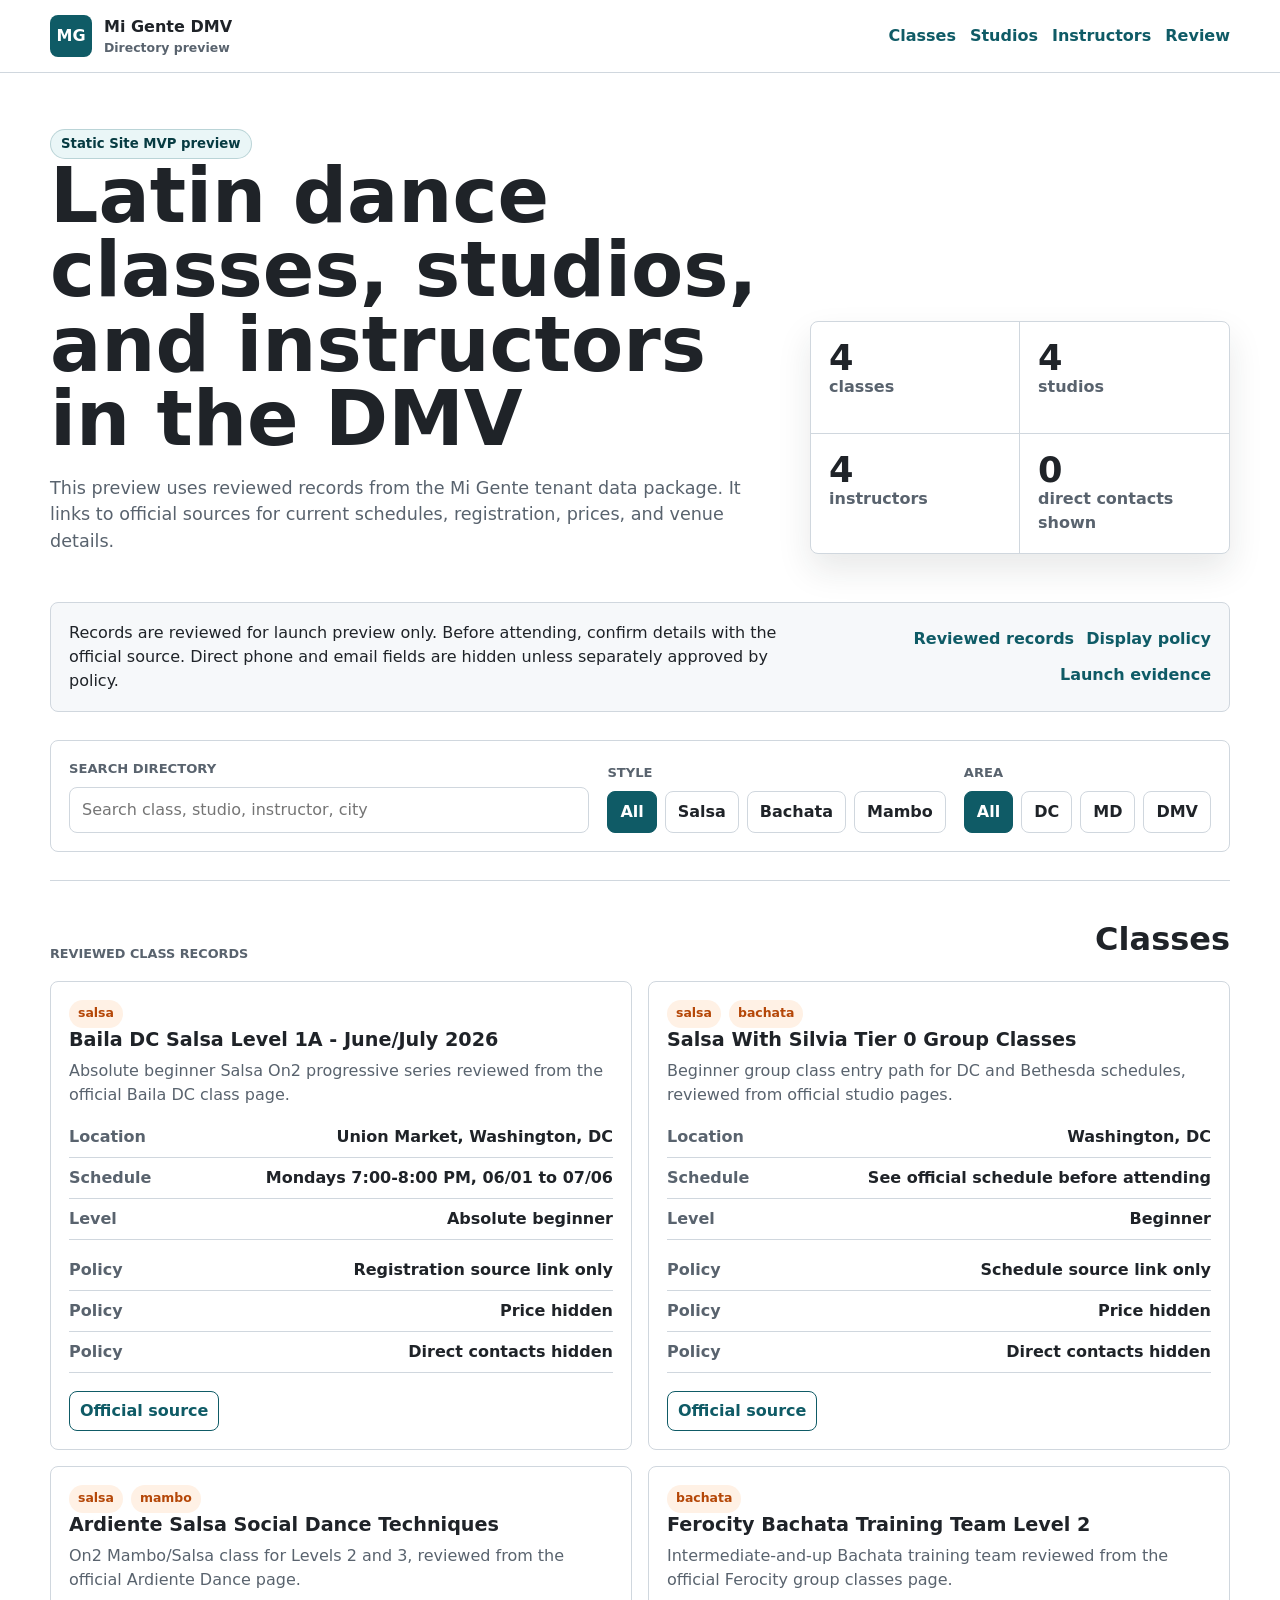
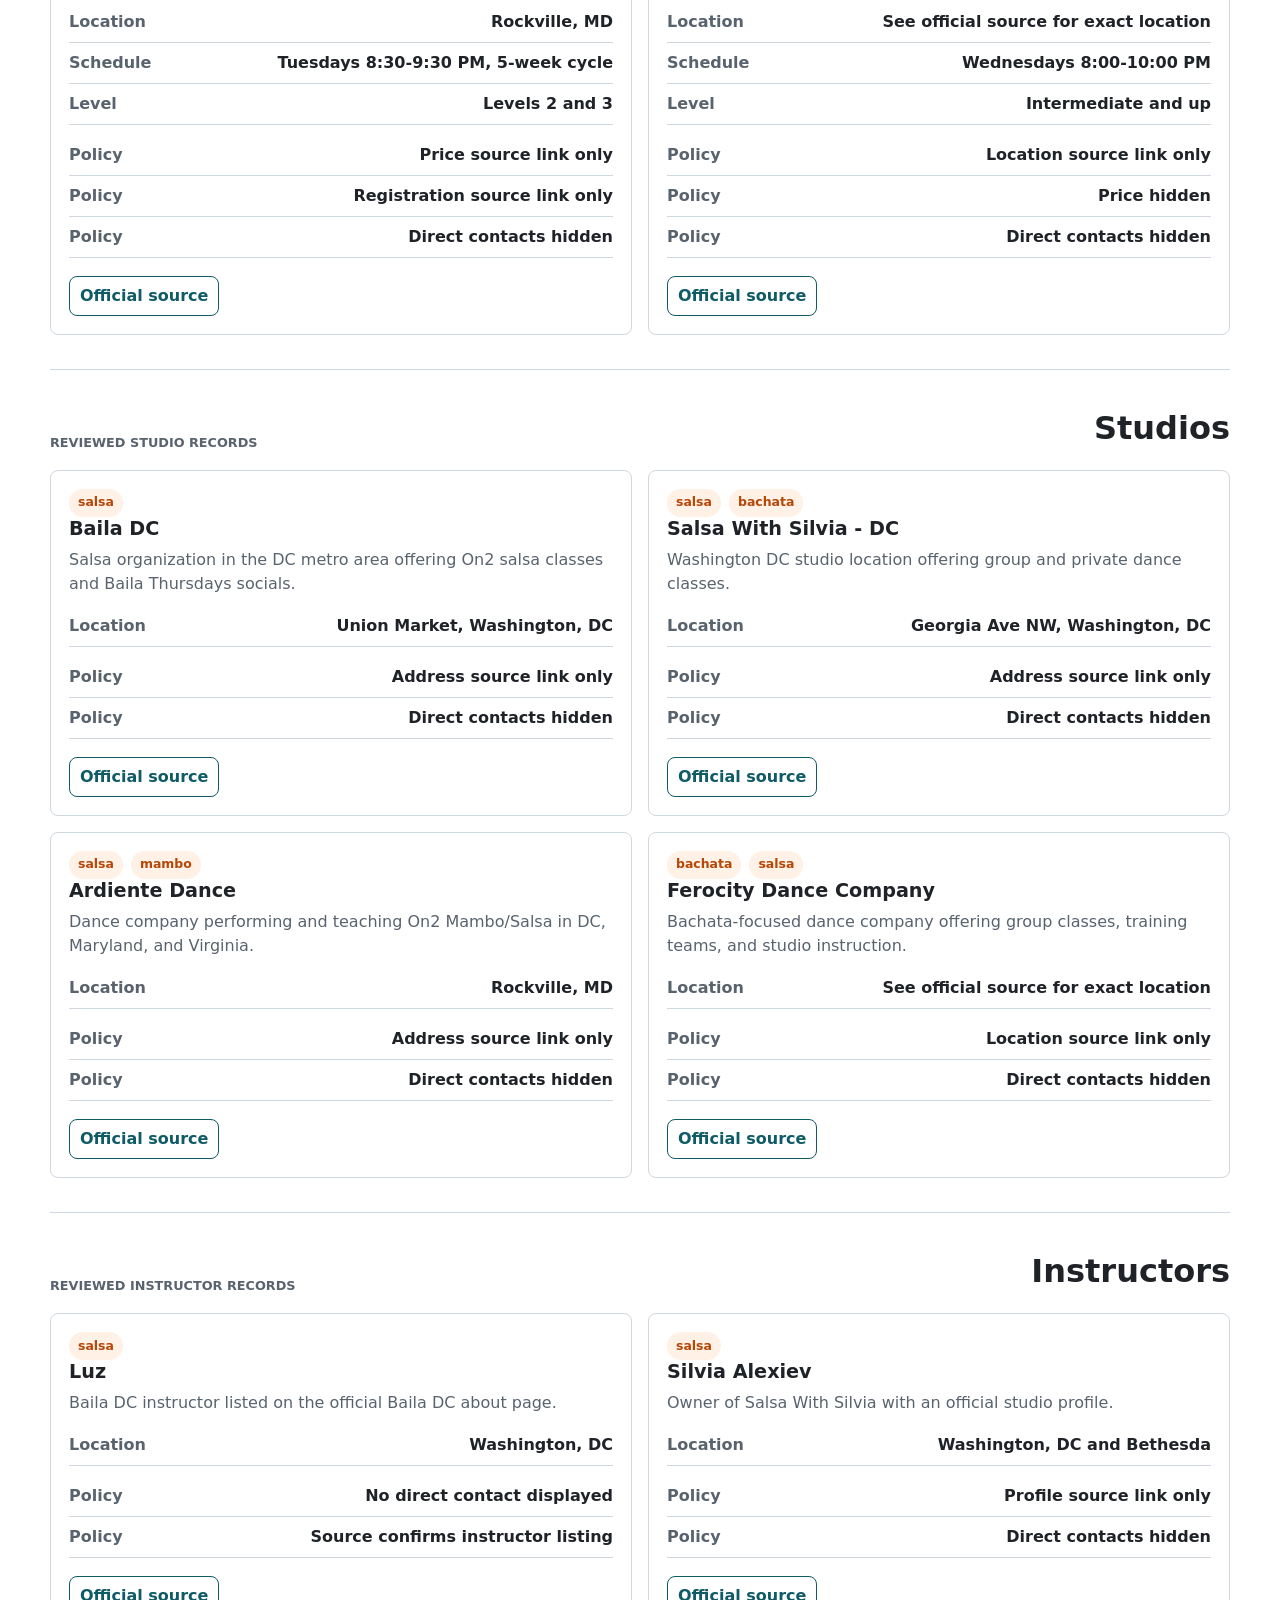
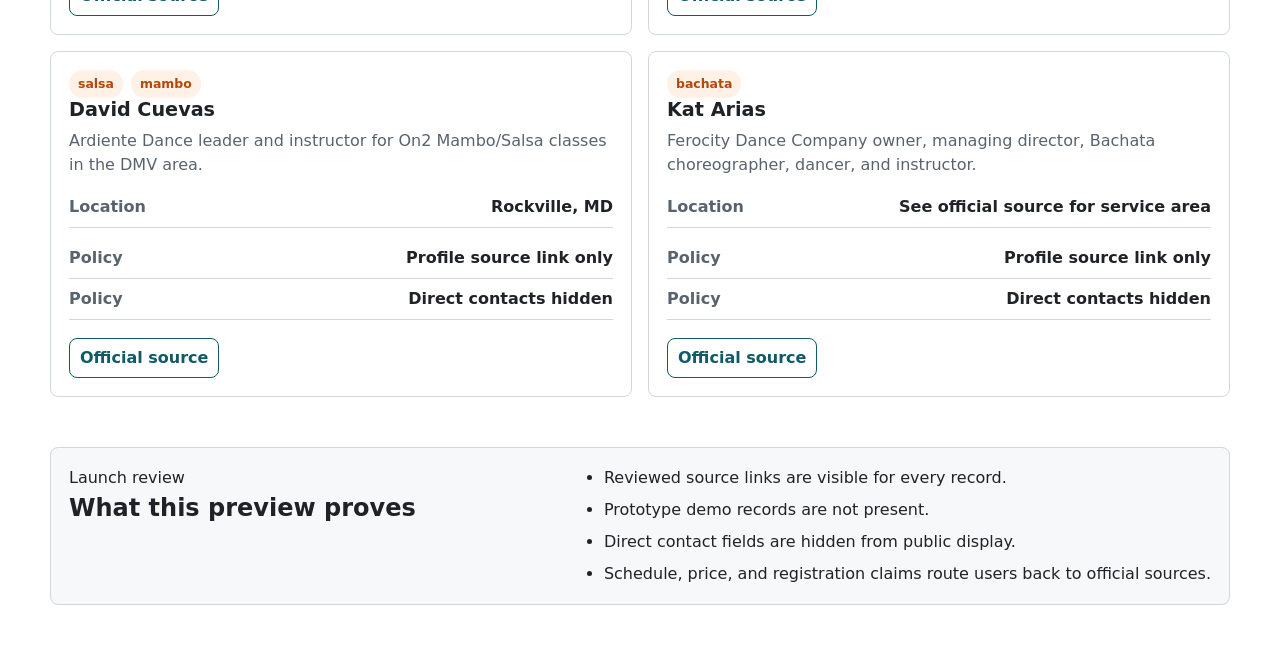
<file: index.html>
<!doctype html>
<html lang="en">
  <head>
    <meta charset="utf-8" />
    <meta name="viewport" content="width=device-width, initial-scale=1" />
    <title>Mi Gente Directory Static Site MVP Preview</title>
    <link rel="stylesheet" href="./assets/styles.css" />
  </head>
  <body>
    <header class="site-header">
      <nav class="top-nav" aria-label="Directory preview navigation">
        <a class="brand" href="#top" aria-label="Mi Gente Directory preview home">
          <span class="brand-mark" aria-hidden="true">MG</span>
          <span>
            <strong>Mi Gente DMV</strong>
            <small>Directory preview</small>
          </span>
        </a>
        <div class="nav-links">
          <a href="#classes">Classes</a>
          <a href="#studios">Studios</a>
          <a href="#instructors">Instructors</a>
          <a href="#review">Review</a>
        </div>
      </nav>
    </header>

    <main id="top">
      <section class="overview-band" aria-label="Directory overview">
        <div class="overview-copy">
          <span class="status-pill">Static Site MVP preview</span>
          <h1>Latin dance classes, studios, and instructors in the DMV</h1>
          <p>
            This preview uses reviewed records from the Mi Gente tenant data package. It links to official sources for
            current schedules, registration, prices, and venue details.
          </p>
        </div>
        <aside class="review-summary" aria-label="Launch review status">
          <div>
            <strong>4</strong>
            <span>classes</span>
          </div>
          <div>
            <strong>4</strong>
            <span>studios</span>
          </div>
          <div>
            <strong>4</strong>
            <span>instructors</span>
          </div>
          <div>
            <strong>0</strong>
            <span>direct contacts shown</span>
          </div>
        </aside>
      </section>

      <section class="notice-band" aria-label="Source and display notice">
        <p>
          Records are reviewed for launch preview only. Before attending, confirm details with the official source.
          Direct phone and email fields are hidden unless separately approved by policy.
        </p>
        <div>
          <a href="./source/reviewed-records.yaml">Reviewed records</a>
          <a href="./source/source-and-display-policy.md">Display policy</a>
          <a href="./source/release-evidence.md">Launch evidence</a>
        </div>
      </section>

      <section class="controls" aria-label="Directory filters">
        <div>
          <label for="search">Search directory</label>
          <input id="search" type="search" placeholder="Search class, studio, instructor, city" autocomplete="off" />
        </div>
        <div>
          <span>Style</span>
          <div class="button-row" role="group" aria-label="Filter by dance style">
            <button class="filter-button active" type="button" data-filter-group="style" data-filter-value="all">All</button>
            <button class="filter-button" type="button" data-filter-group="style" data-filter-value="salsa">Salsa</button>
            <button class="filter-button" type="button" data-filter-group="style" data-filter-value="bachata">Bachata</button>
            <button class="filter-button" type="button" data-filter-group="style" data-filter-value="mambo">Mambo</button>
          </div>
        </div>
        <div>
          <span>Area</span>
          <div class="button-row" role="group" aria-label="Filter by area">
            <button class="filter-button active" type="button" data-filter-group="area" data-filter-value="all">All</button>
            <button class="filter-button" type="button" data-filter-group="area" data-filter-value="dc">DC</button>
            <button class="filter-button" type="button" data-filter-group="area" data-filter-value="md">MD</button>
            <button class="filter-button" type="button" data-filter-group="area" data-filter-value="dmv">DMV</button>
          </div>
        </div>
      </section>

      <section class="directory-section" id="classes" aria-labelledby="classes-title">
        <div class="section-heading">
          <span>Reviewed class records</span>
          <h2 id="classes-title">Classes</h2>
        </div>
        <div class="record-grid" id="class-grid"></div>
      </section>

      <section class="directory-section" id="studios" aria-labelledby="studios-title">
        <div class="section-heading">
          <span>Reviewed studio records</span>
          <h2 id="studios-title">Studios</h2>
        </div>
        <div class="record-grid" id="studio-grid"></div>
      </section>

      <section class="directory-section" id="instructors" aria-labelledby="instructors-title">
        <div class="section-heading">
          <span>Reviewed instructor records</span>
          <h2 id="instructors-title">Instructors</h2>
        </div>
        <div class="record-grid" id="instructor-grid"></div>
      </section>

      <section class="review-band" id="review" aria-label="Launch review checklist">
        <div>
          <span>Launch review</span>
          <h2>What this preview proves</h2>
        </div>
        <ul>
          <li>Reviewed source links are visible for every record.</li>
          <li>Prototype demo records are not present.</li>
          <li>Direct contact fields are hidden from public display.</li>
          <li>Schedule, price, and registration claims route users back to official sources.</li>
        </ul>
      </section>
    </main>

    <script src="./assets/directory.js"></script>
  </body>
</html>
</file>
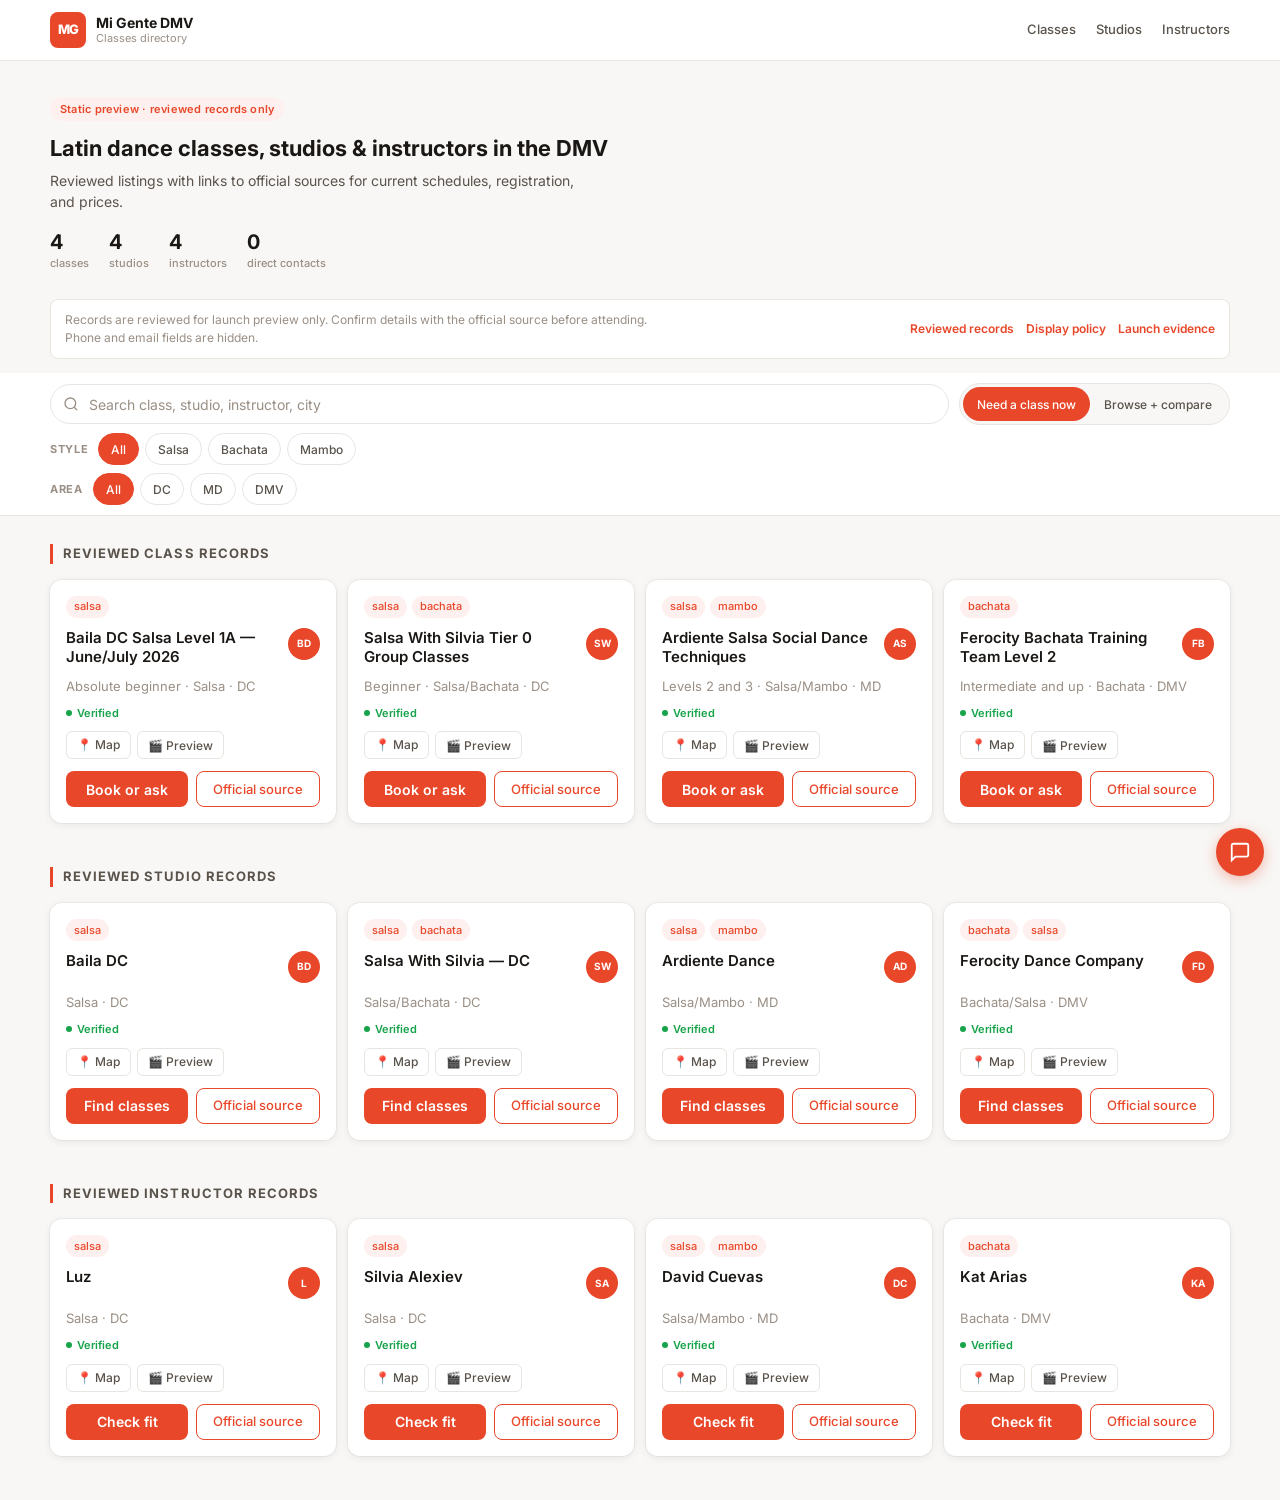
<file: v3/index.html>
<!doctype html>
<html lang="en">
<head>
  <meta charset="utf-8" />
  <meta name="viewport" content="width=device-width, initial-scale=1" />
  <title>Mi Gente DMV — Classes Directory v3</title>
  <link rel="preconnect" href="https://fonts.googleapis.com">
  <link href="https://fonts.googleapis.com/css2?family=Inter:wght@100..900&display=swap" rel="stylesheet">
  <style>
    :root {
      --color-brand: #E8472A;
      --color-brand-soft: #FDF0EE;
      --color-accent: #F5A623;
      --color-surface: #FFFFFF;
      --color-surface-raised: #F8F7F5;
      --color-border: #E8E5E0;
      --color-text-primary: #1A1714;
      --color-text-secondary: #5A534C;
      --color-text-muted: #9A8F85;
      --color-verified: #16A34A;
      --color-needs-review: #D97706;
      --color-demo: #9CA3AF;
      --font-base: 'Inter', system-ui, sans-serif;
      --radius-card: 12px;
      --radius-pill: 999px;
      --shadow-card: 0 2px 8px rgba(0,0,0,0.07), 0 0 0 1px rgba(0,0,0,0.04);
      --shadow-dock: 0 -1px 0 rgba(0,0,0,0.08), 0 -8px 24px rgba(0,0,0,0.06);
    }

    *, *::before, *::after { box-sizing: border-box; }

    html { scroll-behavior: smooth; }

    body {
      margin: 0;
      overflow-x: hidden;
      background: var(--color-surface-raised);
      color: var(--color-text-primary);
      font-family: var(--font-base);
      font-size: 15px;
      line-height: 1.5;
      padding-bottom: 80px;
    }

    /* ---- HEADER ---- */
    .site-header {
      position: sticky;
      top: 0;
      z-index: 50;
      background: rgba(255,255,255,0.96);
      backdrop-filter: blur(12px);
      border-bottom: 1px solid var(--color-border);
    }

    .top-nav {
      display: flex;
      align-items: center;
      justify-content: space-between;
      gap: 16px;
      width: min(1180px, calc(100% - 32px));
      margin: 0 auto;
      min-height: 60px;
    }

    .brand {
      display: inline-flex;
      align-items: center;
      gap: 10px;
      text-decoration: none;
      color: var(--color-text-primary);
    }

    .brand-mark {
      display: grid;
      width: 36px;
      height: 36px;
      flex-shrink: 0;
      place-items: center;
      border-radius: 8px;
      background: var(--color-brand);
      color: white;
      font-size: 13px;
      font-weight: 800;
      letter-spacing: -0.5px;
    }

    .brand-text strong {
      display: block;
      font-size: 14px;
      font-weight: 700;
      line-height: 1.2;
    }

    .brand-text small {
      display: block;
      font-size: 11px;
      color: var(--color-text-muted);
      line-height: 1.2;
    }

    .nav-links {
      display: flex;
      gap: 20px;
    }

    .nav-links a {
      font-size: 13px;
      font-weight: 500;
      color: var(--color-text-secondary);
      text-decoration: none;
    }

    .nav-links a:hover { color: var(--color-brand); }

    /* ---- HERO ---- */
    .hero-band {
      width: min(1180px, calc(100% - 32px));
      margin: 0 auto;
      padding: 36px 0 28px;
    }

    .hero-badge {
      display: inline-flex;
      align-items: center;
      height: 24px;
      padding: 0 10px;
      border-radius: var(--radius-pill);
      background: var(--color-brand-soft);
      color: var(--color-brand);
      font-size: 11px;
      font-weight: 600;
      margin-bottom: 14px;
      letter-spacing: 0.02em;
    }

    .hero-title {
      margin: 0 0 8px;
      font-size: 22px;
      font-weight: 700;
      line-height: 1.2;
      color: var(--color-text-primary);
    }

    .hero-sub {
      margin: 0;
      font-size: 14px;
      color: var(--color-text-secondary);
      max-width: 540px;
    }

    .stats-row {
      display: flex;
      flex-wrap: wrap;
      gap: 20px;
      margin-top: 20px;
    }

    .stat {
      display: flex;
      flex-direction: column;
    }

    .stat strong {
      font-size: 20px;
      font-weight: 700;
      color: var(--color-text-primary);
      line-height: 1;
    }

    .stat span {
      font-size: 11px;
      color: var(--color-text-muted);
      margin-top: 3px;
      font-weight: 500;
    }

    /* ---- NOTICE BAND ---- */
    .notice-band {
      width: min(1180px, calc(100% - 32px));
      margin: 0 auto 14px;
      padding: 11px 14px;
      border: 1px solid var(--color-border);
      border-radius: 8px;
      background: var(--color-surface);
      display: flex;
      align-items: center;
      justify-content: space-between;
      gap: 14px;
    }

    .notice-band p {
      margin: 0;
      font-size: 12px;
      color: var(--color-text-muted);
      max-width: 600px;
    }

    .notice-links {
      display: flex;
      gap: 12px;
      flex-shrink: 0;
    }

    .notice-links a {
      font-size: 12px;
      font-weight: 600;
      color: var(--color-brand);
      text-decoration: none;
    }

    .notice-links a:hover { text-decoration: underline; }

    /* ---- FINDER BAR ---- */
    .finder-bar {
      position: sticky;
      top: 60px;
      z-index: 40;
      background: rgba(255,255,255,0.92);
      backdrop-filter: blur(12px);
      border-bottom: 1px solid var(--color-border);
      padding: 10px 0;
    }

    .finder-inner {
      width: min(1180px, calc(100% - 32px));
      margin: 0 auto;
      display: flex;
      flex-direction: column;
      gap: 8px;
    }

    .finder-top {
      display: flex;
      gap: 10px;
      align-items: center;
    }

    .search-wrap {
      flex: 1;
      min-width: 0;
      position: relative;
    }

    .search-icon {
      position: absolute;
      left: 13px;
      top: 50%;
      transform: translateY(-50%);
      color: var(--color-text-muted);
      pointer-events: none;
      display: flex;
    }

    .search-input {
      width: 100%;
      height: 40px;
      padding: 0 16px 0 38px;
      border: 1px solid var(--color-border);
      border-radius: var(--radius-pill);
      background: var(--color-surface);
      color: var(--color-text-primary);
      font-family: var(--font-base);
      font-size: 14px;
      outline: none;
    }

    .search-input:focus {
      border-color: var(--color-brand);
      box-shadow: 0 0 0 3px rgba(232,71,42,0.10);
    }

    .search-input::placeholder { color: var(--color-text-muted); }

    /* Segmented mode switch */
    .mode-switch {
      display: flex;
      padding: 3px;
      border-radius: var(--radius-pill);
      background: var(--color-surface-raised);
      border: 1px solid var(--color-border);
      flex-shrink: 0;
    }

    .mode-btn {
      height: 34px;
      padding: 0 14px;
      border: none;
      border-radius: var(--radius-pill);
      background: transparent;
      color: var(--color-text-secondary);
      font-family: var(--font-base);
      font-size: 12px;
      font-weight: 500;
      cursor: pointer;
      transition: background 0.15s, color 0.15s;
      white-space: nowrap;
    }

    .mode-btn.active {
      background: var(--color-brand);
      color: white;
    }

    /* Filter chip rows */
    .filter-row {
      display: flex;
      gap: 6px;
      overflow-x: auto;
      scrollbar-width: none;
      -webkit-overflow-scrolling: touch;
      align-items: center;
    }

    .filter-row::-webkit-scrollbar { display: none; }

    .filter-label {
      font-size: 11px;
      font-weight: 700;
      letter-spacing: 0.06em;
      text-transform: uppercase;
      color: var(--color-text-muted);
      flex-shrink: 0;
      padding-right: 4px;
    }

    .chip {
      display: inline-flex;
      align-items: center;
      height: 32px;
      padding: 0 12px;
      border: 1px solid var(--color-border);
      border-radius: var(--radius-pill);
      background: var(--color-surface);
      color: var(--color-text-secondary);
      font-family: var(--font-base);
      font-size: 12px;
      font-weight: 500;
      cursor: pointer;
      white-space: nowrap;
      transition: background 0.12s, color 0.12s, border-color 0.12s;
    }

    .chip:hover {
      border-color: var(--color-brand);
      color: var(--color-brand);
    }

    .chip.active {
      background: var(--color-brand);
      color: white;
      border-color: var(--color-brand);
    }

    /* ---- MAIN CONTENT ---- */
    .main-content {
      width: min(1180px, calc(100% - 32px));
      margin: 0 auto;
      padding-top: 28px;
    }

    /* ---- SECTION HEADER ---- */
    .section-header {
      display: block;
      font-size: 13px;
      font-weight: 700;
      letter-spacing: 0.08em;
      text-transform: uppercase;
      color: var(--color-text-secondary);
      padding-left: 10px;
      border-left: 3px solid var(--color-brand);
      margin-bottom: 16px;
    }

    .directory-section { margin-bottom: 44px; }

    /* ---- CARD GRID ---- */
    .record-grid {
      display: grid;
      grid-template-columns: repeat(auto-fill, minmax(280px, 1fr));
      gap: 12px;
    }

    /* ---- RECORD CARD ---- */
    .record-card {
      background: var(--color-surface);
      border-radius: var(--radius-card);
      box-shadow: var(--shadow-card);
      padding: 16px;
      display: flex;
      flex-direction: column;
      gap: 10px;
      transition: transform 0.12s, box-shadow 0.12s;
    }

    .record-card:hover {
      transform: translateY(-1px);
      box-shadow: 0 4px 16px rgba(0,0,0,0.10), 0 0 0 1px rgba(0,0,0,0.04);
    }

    .record-card.hidden { display: none; }

    /* 1. Tag row */
    .card-tag-row {
      display: flex;
      flex-wrap: wrap;
      gap: 5px;
    }

    .tag {
      display: inline-flex;
      align-items: center;
      height: 22px;
      padding: 0 8px;
      border-radius: var(--radius-pill);
      background: var(--color-brand-soft);
      color: var(--color-brand);
      font-size: 11px;
      font-weight: 500;
    }

    /* 2. Title + avatar */
    .card-title-row {
      display: flex;
      align-items: flex-start;
      justify-content: space-between;
      gap: 10px;
    }

    .card-title {
      margin: 0;
      font-size: 15px;
      font-weight: 600;
      color: var(--color-text-primary);
      line-height: 1.3;
    }

    .card-avatar {
      flex-shrink: 0;
      width: 32px;
      height: 32px;
      border-radius: 50%;
      background: var(--color-brand);
      color: white;
      display: grid;
      place-items: center;
      font-size: 10px;
      font-weight: 700;
      letter-spacing: 0;
    }

    /* 3. Meta row */
    .card-meta {
      margin: 0;
      font-size: 13px;
      color: var(--color-text-muted);
      line-height: 1.4;
    }

    /* 4. Source state badge */
    .card-source-badge {
      display: inline-flex;
      align-items: center;
      gap: 5px;
      font-size: 11px;
      font-weight: 600;
    }

    .source-dot {
      width: 6px;
      height: 6px;
      border-radius: 50%;
      flex-shrink: 0;
    }

    .source-verified .source-dot { background: var(--color-verified); }
    .source-verified { color: var(--color-verified); }

    .source-needs-review .source-dot { background: var(--color-needs-review); }
    .source-needs-review { color: var(--color-needs-review); }

    .source-demo .source-dot { background: var(--color-demo); }
    .source-demo { color: var(--color-demo); }

    /* 5. Map + video row */
    .card-tools {
      display: flex;
      gap: 6px;
    }

    .ghost-btn {
      display: inline-flex;
      align-items: center;
      gap: 4px;
      height: 28px;
      padding: 0 10px;
      border: 1px solid var(--color-border);
      border-radius: 6px;
      background: transparent;
      color: var(--color-text-secondary);
      font-family: var(--font-base);
      font-size: 12px;
      font-weight: 500;
      cursor: pointer;
      text-decoration: none;
      transition: border-color 0.1s, color 0.1s;
    }

    .ghost-btn:hover {
      border-color: var(--color-brand);
      color: var(--color-brand);
    }

    /* 6. Action row */
    .card-actions {
      display: flex;
      gap: 8px;
      margin-top: 2px;
    }

    .btn-primary {
      display: inline-flex;
      align-items: center;
      justify-content: center;
      height: 36px;
      padding: 0 14px;
      border-radius: 8px;
      background: var(--color-brand);
      color: white;
      font-family: var(--font-base);
      font-size: 14px;
      font-weight: 600;
      text-decoration: none;
      border: none;
      cursor: pointer;
      flex: 1;
      transition: background 0.12s;
    }

    .btn-primary:hover { background: #d13a1f; }

    .btn-secondary {
      display: inline-flex;
      align-items: center;
      justify-content: center;
      height: 36px;
      padding: 0 14px;
      border-radius: 8px;
      background: transparent;
      color: var(--color-brand);
      border: 1px solid var(--color-brand);
      font-family: var(--font-base);
      font-size: 13px;
      font-weight: 500;
      text-decoration: none;
      cursor: pointer;
      flex: 1;
      transition: background 0.12s;
    }

    .btn-secondary:hover { background: var(--color-brand-soft); }

    /* ---- EMPTY STATE ---- */
    .empty-state {
      grid-column: 1 / -1;
      padding: 32px 24px;
      border: 1px dashed var(--color-border);
      border-radius: var(--radius-card);
      text-align: center;
    }

    .empty-state p {
      margin: 0 0 12px;
      color: var(--color-text-muted);
      font-size: 14px;
    }

    .empty-state button {
      display: inline-flex;
      align-items: center;
      height: 34px;
      padding: 0 16px;
      border-radius: var(--radius-pill);
      background: var(--color-brand);
      color: white;
      font-family: var(--font-base);
      font-size: 13px;
      font-weight: 600;
      border: none;
      cursor: pointer;
    }

    /* ---- MOBILE DOCK ---- */
    .mobile-dock {
      position: fixed;
      bottom: 0;
      left: 0;
      right: 0;
      padding: 12px 16px;
      padding-bottom: max(12px, env(safe-area-inset-bottom));
      background: rgba(255,255,255,0.92);
      backdrop-filter: blur(12px);
      box-shadow: var(--shadow-dock);
      display: flex;
      gap: 10px;
      z-index: 100;
    }

    .mobile-dock .btn-primary { flex: 1; }
    .mobile-dock .btn-secondary { flex: 1; }

    /* ---- ASSISTANT BUTTON ---- */
    .assistant-btn {
      position: fixed;
      bottom: 88px;
      right: 16px;
      z-index: 101;
      width: 48px;
      height: 48px;
      border-radius: 50%;
      background: var(--color-brand);
      color: white;
      border: none;
      cursor: pointer;
      display: grid;
      place-items: center;
      box-shadow: 0 4px 14px rgba(232,71,42,0.35);
      transition: background 0.12s, transform 0.12s;
    }

    .assistant-btn:hover {
      background: #d13a1f;
      transform: scale(1.06);
    }

    /* ---- RESPONSIVE ---- */
    @media (max-width: 640px) {
      .hero-title { font-size: 20px; }
      .nav-links { display: none; }

      .finder-top { flex-direction: column; align-items: stretch; }
      .mode-switch { width: 100%; }
      .mode-btn { flex: 1; text-align: center; }

      .notice-band {
        flex-direction: column;
        align-items: flex-start;
        gap: 8px;
      }

      .notice-links { flex-wrap: wrap; }
    }

    @media (max-width: 480px) {
      .record-grid { grid-template-columns: 1fr; }
    }

    @media (min-width: 641px) {
      .mobile-dock { display: none; }
      .assistant-btn { bottom: 24px; }
      body { padding-bottom: 0; }
    }
  </style>
</head>
<body>

  <!-- HEADER -->
  <header class="site-header">
    <nav class="top-nav" aria-label="Directory navigation">
      <a class="brand" href="#top" aria-label="Mi Gente Directory home">
        <span class="brand-mark" aria-hidden="true">MG</span>
        <span class="brand-text">
          <strong>Mi Gente DMV</strong>
          <small>Classes directory</small>
        </span>
      </a>
      <div class="nav-links">
        <a href="#classes">Classes</a>
        <a href="#studios">Studios</a>
        <a href="#instructors">Instructors</a>
      </div>
    </nav>
  </header>

  <!-- HERO -->
  <div id="top">
    <div class="hero-band">
      <span class="hero-badge">Static preview &middot; reviewed records only</span>
      <h1 class="hero-title">Latin dance classes, studios &amp; instructors in the DMV</h1>
      <p class="hero-sub">Reviewed listings with links to official sources for current schedules, registration, and prices.</p>
      <div class="stats-row">
        <div class="stat"><strong>4</strong><span>classes</span></div>
        <div class="stat"><strong>4</strong><span>studios</span></div>
        <div class="stat"><strong>4</strong><span>instructors</span></div>
        <div class="stat"><strong>0</strong><span>direct contacts</span></div>
      </div>
    </div>

    <!-- NOTICE -->
    <div class="notice-band" role="note">
      <p>Records are reviewed for launch preview only. Confirm details with the official source before attending. Phone and email fields are hidden.</p>
      <div class="notice-links">
        <a href="../source/reviewed-records.yaml">Reviewed records</a>
        <a href="../source/source-and-display-policy.md">Display policy</a>
        <a href="../source/release-evidence.md">Launch evidence</a>
      </div>
    </div>
  </div>

  <!-- FINDER BAR -->
  <div class="finder-bar" role="search" aria-label="Directory search and filters">
    <div class="finder-inner">
      <div class="finder-top">
        <div class="search-wrap">
          <span class="search-icon" aria-hidden="true">
            <svg width="16" height="16" fill="none" viewBox="0 0 24 24" stroke="currentColor" stroke-width="2">
              <circle cx="11" cy="11" r="8"/><path d="m21 21-4.35-4.35"/>
            </svg>
          </span>
          <input
            id="search"
            class="search-input"
            type="search"
            placeholder="Search class, studio, instructor, city"
            autocomplete="off"
            aria-label="Search directory"
          />
        </div>
        <div class="mode-switch" role="group" aria-label="Browse mode">
          <button class="mode-btn active" type="button" data-mode="now">Need a class now</button>
          <button class="mode-btn" type="button" data-mode="browse">Browse + compare</button>
        </div>
      </div>
      <div class="filter-row" role="group" aria-label="Filter by style">
        <span class="filter-label">Style</span>
        <button class="chip active" type="button" data-filter-group="style" data-filter-value="all">All</button>
        <button class="chip" type="button" data-filter-group="style" data-filter-value="salsa">Salsa</button>
        <button class="chip" type="button" data-filter-group="style" data-filter-value="bachata">Bachata</button>
        <button class="chip" type="button" data-filter-group="style" data-filter-value="mambo">Mambo</button>
      </div>
      <div class="filter-row" role="group" aria-label="Filter by area">
        <span class="filter-label">Area</span>
        <button class="chip active" type="button" data-filter-group="area" data-filter-value="all">All</button>
        <button class="chip" type="button" data-filter-group="area" data-filter-value="dc">DC</button>
        <button class="chip" type="button" data-filter-group="area" data-filter-value="md">MD</button>
        <button class="chip" type="button" data-filter-group="area" data-filter-value="dmv">DMV</button>
      </div>
    </div>
  </div>

  <!-- MAIN CONTENT -->
  <main class="main-content">

    <section class="directory-section" id="classes" aria-labelledby="classes-heading">
      <span class="section-header" id="classes-heading">Reviewed class records</span>
      <div class="record-grid" id="class-grid"></div>
    </section>

    <section class="directory-section" id="studios" aria-labelledby="studios-heading">
      <span class="section-header" id="studios-heading">Reviewed studio records</span>
      <div class="record-grid" id="studio-grid"></div>
    </section>

    <section class="directory-section" id="instructors" aria-labelledby="instructors-heading">
      <span class="section-header" id="instructors-heading">Reviewed instructor records</span>
      <div class="record-grid" id="instructor-grid"></div>
    </section>

  </main>

  <!-- MOBILE DOCK -->
  <div class="mobile-dock" aria-label="Quick actions">
    <a class="btn-primary" href="#classes">Find classes</a>
    <a class="btn-secondary" href="#studios">Compare studios</a>
  </div>

  <!-- ASSISTANT BUTTON -->
  <button class="assistant-btn" type="button" aria-label="Ask for help finding a class">
    <svg width="22" height="22" fill="none" viewBox="0 0 24 24" stroke="currentColor" stroke-width="2">
      <path d="M21 15a2 2 0 0 1-2 2H7l-4 4V5a2 2 0 0 1 2-2h14a2 2 0 0 1 2 2z"/>
    </svg>
  </button>

  <script>
    const records = {
      classes: [
        {
          title: 'Baila DC Salsa Level 1A — June/July 2026',
          summary: 'Absolute beginner Salsa On2 progressive series reviewed from the official Baila DC class page.',
          style: ['salsa'],
          area: 'dc',
          location: 'Union Market, Washington, DC',
          schedule: 'Mondays 7:00–8:00 PM, 06/01 to 07/06',
          level: 'Absolute beginner',
          source: 'https://bailadc.com/classes',
          sourceState: 'verified',
          policy: ['Registration source link only', 'Price hidden', 'Direct contacts hidden']
        },
        {
          title: 'Salsa With Silvia Tier 0 Group Classes',
          summary: 'Beginner group class entry path for DC and Bethesda schedules, reviewed from official studio pages.',
          style: ['salsa', 'bachata'],
          area: 'dc',
          location: 'Washington, DC',
          schedule: 'See official schedule before attending',
          level: 'Beginner',
          source: 'https://salsawithsilvia.com/group/',
          sourceState: 'verified',
          policy: ['Schedule source link only', 'Price hidden', 'Direct contacts hidden']
        },
        {
          title: 'Ardiente Salsa Social Dance Techniques',
          summary: 'On2 Mambo/Salsa class for Levels 2 and 3, reviewed from the official Ardiente Dance page.',
          style: ['salsa', 'mambo'],
          area: 'md',
          location: 'Rockville, MD',
          schedule: 'Tuesdays 8:30–9:30 PM, 5-week cycle',
          level: 'Levels 2 and 3',
          source: 'https://ardientedance.com/',
          sourceState: 'verified',
          policy: ['Price source link only', 'Registration source link only', 'Direct contacts hidden']
        },
        {
          title: 'Ferocity Bachata Training Team Level 2',
          summary: 'Intermediate-and-up Bachata training team reviewed from the official Ferocity group classes page.',
          style: ['bachata'],
          area: 'dmv',
          location: 'See official source for exact location',
          schedule: 'Wednesdays 8:00–10:00 PM',
          level: 'Intermediate and up',
          source: 'https://www.ferocitydance.com/group-classes.html',
          sourceState: 'verified',
          policy: ['Location source link only', 'Price hidden', 'Direct contacts hidden']
        }
      ],
      studios: [
        {
          title: 'Baila DC',
          summary: 'Salsa organization in the DC metro area offering On2 salsa classes and Baila Thursdays socials.',
          style: ['salsa'],
          area: 'dc',
          location: 'Union Market, Washington, DC',
          source: 'https://bailadc.com/about-us',
          sourceState: 'verified',
          policy: ['Address source link only', 'Direct contacts hidden']
        },
        {
          title: 'Salsa With Silvia — DC',
          summary: 'Washington DC studio location offering group and private dance classes.',
          style: ['salsa', 'bachata'],
          area: 'dc',
          location: 'Georgia Ave NW, Washington, DC',
          source: 'https://salsawithsilvia.com/about/contact/',
          sourceState: 'verified',
          policy: ['Address source link only', 'Direct contacts hidden']
        },
        {
          title: 'Ardiente Dance',
          summary: 'Dance company performing and teaching On2 Mambo/Salsa in DC, Maryland, and Virginia.',
          style: ['salsa', 'mambo'],
          area: 'md',
          location: 'Rockville, MD',
          source: 'https://ardientedance.com/',
          sourceState: 'verified',
          policy: ['Address source link only', 'Direct contacts hidden']
        },
        {
          title: 'Ferocity Dance Company',
          summary: 'Bachata-focused dance company offering group classes, training teams, and studio instruction.',
          style: ['bachata', 'salsa'],
          area: 'dmv',
          location: 'See official source for exact location',
          source: 'https://www.ferocitydance.com/group-classes.html',
          sourceState: 'verified',
          policy: ['Location source link only', 'Direct contacts hidden']
        }
      ],
      instructors: [
        {
          title: 'Luz',
          summary: 'Baila DC instructor listed on the official Baila DC about page.',
          style: ['salsa'],
          area: 'dc',
          location: 'Washington, DC',
          source: 'https://bailadc.com/about-us',
          sourceState: 'verified',
          policy: ['No direct contact displayed', 'Source confirms instructor listing']
        },
        {
          title: 'Silvia Alexiev',
          summary: 'Owner of Salsa With Silvia with an official studio profile.',
          style: ['salsa'],
          area: 'dc',
          location: 'Washington, DC and Bethesda',
          source: 'https://salsawithsilvia.com/about/instructor/silvia-alexiev/',
          sourceState: 'verified',
          policy: ['Profile source link only', 'Direct contacts hidden']
        },
        {
          title: 'David Cuevas',
          summary: 'Ardiente Dance leader and instructor for On2 Mambo/Salsa classes in the DMV area.',
          style: ['salsa', 'mambo'],
          area: 'md',
          location: 'Rockville, MD',
          source: 'https://ardientedance.com/',
          sourceState: 'verified',
          policy: ['Profile source link only', 'Direct contacts hidden']
        },
        {
          title: 'Kat Arias',
          summary: 'Ferocity Dance Company owner, managing director, Bachata choreographer, dancer, and instructor.',
          style: ['bachata'],
          area: 'dmv',
          location: 'See official source for service area',
          source: 'https://www.ferocitydance.com/katarias.html',
          sourceState: 'verified',
          policy: ['Profile source link only', 'Direct contacts hidden']
        }
      ]
    };

    const filters = {
      style: 'all',
      area: 'all',
      search: '',
      mode: 'now'
    };

    function normalize(value) {
      return String(value != null ? value : '').toLowerCase();
    }

    function recordMatches(record) {
      var query = filters.search;
      var text = normalize([record.title, record.summary, record.location, record.level, record.schedule].join(' '));
      var styleMatches = filters.style === 'all' || record.style.indexOf(filters.style) !== -1;
      var areaMatches = filters.area === 'all' || record.area === filters.area;
      var searchMatches = query === '' || text.indexOf(query) !== -1;
      return styleMatches && areaMatches && searchMatches;
    }

    function initials(title) {
      return title.split(/\s+/).slice(0, 2).map(function(w) { return w[0] || ''; }).join('').toUpperCase();
    }

    function sourceStateBadge(state) {
      var map = {
        'verified': { cls: 'source-verified', label: 'Verified' },
        'needs-review': { cls: 'source-needs-review', label: 'Needs review' },
        'demo': { cls: 'source-demo', label: 'Demo data' }
      };
      var s = map[state] || map['verified'];
      return '<div class="card-source-badge ' + s.cls + '" aria-label="Source status: ' + s.label + '"><span class="source-dot" aria-hidden="true"></span>' + s.label + '</div>';
    }

    function primaryCTA(type) {
      if (type === 'class') return filters.mode === 'now' ? 'Book or ask' : 'Class path';
      if (type === 'studio') return 'Find classes';
      if (type === 'instructor') return 'Check fit';
      return 'Check fit';
    }

    function secondaryCTA() {
      return filters.mode === 'browse' ? 'Compare options' : 'Official source';
    }

    function renderCard(record, type) {
      var metaParts = [];
      if (record.level) metaParts.push(record.level);
      metaParts.push(record.style.map(function(s) { return s.charAt(0).toUpperCase() + s.slice(1); }).join('/'));
      metaParts.push(record.area.toUpperCase());
      var meta = metaParts.join(' · ');

      var mapUrl = 'https://maps.google.com/?q=' + encodeURIComponent(record.location);
      var pri = primaryCTA(type);
      var sec = secondaryCTA();
      var tags = record.style.map(function(s) { return '<span class="tag">' + s + '</span>'; }).join('');

      return '<article class="record-card" data-record-type="' + type + '">' +
        '<div class="card-tag-row">' + tags + '</div>' +
        '<div class="card-title-row">' +
          '<h3 class="card-title">' + record.title + '</h3>' +
          '<div class="card-avatar" aria-hidden="true">' + initials(record.title) + '</div>' +
        '</div>' +
        '<p class="card-meta">' + meta + '</p>' +
        sourceStateBadge(record.sourceState) +
        '<div class="card-tools">' +
          '<a class="ghost-btn" href="' + mapUrl + '" target="_blank" rel="noreferrer" aria-label="Map for ' + record.area.toUpperCase() + '">&#128205; Map</a>' +
          '<button class="ghost-btn" type="button" aria-label="Preview not available">&#127916; Preview</button>' +
        '</div>' +
        '<div class="card-actions">' +
          '<a class="btn-primary" href="' + record.source + '" target="_blank" rel="noreferrer">' + pri + '</a>' +
          '<a class="btn-secondary" href="' + record.source + '" target="_blank" rel="noreferrer">' + sec + '</a>' +
        '</div>' +
        '</article>';
    }

    function renderGroup(id, items, type) {
      var container = document.getElementById(id);
      var visible = items.filter(recordMatches);
      container.innerHTML = visible.length
        ? visible.map(function(r) { return renderCard(r, type); }).join('')
        : '<div class="empty-state"><p>No classes match those filters.</p><button type="button" onclick="resetFilters()">Reset filters</button></div>';
    }

    function render() {
      renderGroup('class-grid', records.classes, 'class');
      renderGroup('studio-grid', records.studios, 'studio');
      renderGroup('instructor-grid', records.instructors, 'instructor');
    }

    function resetFilters() {
      filters.style = 'all';
      filters.area = 'all';
      filters.search = '';
      document.getElementById('search').value = '';
      document.querySelectorAll('[data-filter-group]').forEach(function(btn) {
        btn.classList.toggle('active', btn.dataset.filterValue === 'all');
      });
      render();
    }

    document.querySelectorAll('[data-filter-group]').forEach(function(btn) {
      btn.addEventListener('click', function() {
        var group = btn.dataset.filterGroup;
        filters[group] = btn.dataset.filterValue;
        document.querySelectorAll('[data-filter-group="' + group + '"]').forEach(function(b) {
          b.classList.remove('active');
        });
        btn.classList.add('active');
        render();
      });
    });

    document.getElementById('search').addEventListener('input', function(e) {
      filters.search = normalize(e.target.value.trim());
      render();
    });

    document.querySelectorAll('[data-mode]').forEach(function(btn) {
      btn.addEventListener('click', function() {
        filters.mode = btn.dataset.mode;
        document.querySelectorAll('[data-mode]').forEach(function(b) {
          b.classList.remove('active');
        });
        btn.classList.add('active');
        render();
      });
    });

    render();
  </script>
</body>
</html>
</file>
<file: assets/styles.css>
:root {
  color-scheme: light;
  --ink: #1f2328;
  --muted: #59636e;
  --line: #d0d7de;
  --soft: #f6f8fa;
  --paper: #ffffff;
  --brand: #0f5b66;
  --brand-dark: #073b42;
  --accent: #b54708;
  --ok: #116329;
  --warn: #9a6700;
  --shadow: 0 16px 34px rgba(31, 35, 40, 0.1);
}

* {
  box-sizing: border-box;
}

html {
  scroll-behavior: smooth;
}

body {
  margin: 0;
  overflow-x: hidden;
  background: var(--paper);
  color: var(--ink);
  font-family:
    Inter, ui-sans-serif, system-ui, -apple-system, BlinkMacSystemFont, "Segoe UI", sans-serif;
  font-size: 16px;
  line-height: 1.5;
}

a {
  color: var(--brand);
  font-weight: 700;
  text-decoration: none;
}

a:hover {
  text-decoration: underline;
}

.site-header {
  position: sticky;
  top: 0;
  z-index: 20;
  border-bottom: 1px solid var(--line);
  background: rgba(255, 255, 255, 0.96);
  backdrop-filter: blur(12px);
}

.top-nav {
  display: flex;
  align-items: center;
  justify-content: space-between;
  gap: 24px;
  width: min(1180px, calc(100% - 32px));
  margin: 0 auto;
  min-height: 72px;
}

.brand {
  display: inline-flex;
  align-items: center;
  gap: 12px;
  color: var(--ink);
}

.brand-mark {
  display: grid;
  width: 42px;
  height: 42px;
  place-items: center;
  border-radius: 8px;
  background: var(--brand);
  color: white;
  font-weight: 800;
}

.brand strong,
.brand small {
  display: block;
  overflow-wrap: anywhere;
}

.brand small {
  color: var(--muted);
  font-size: 0.78rem;
}

.nav-links {
  display: flex;
  flex-wrap: wrap;
  justify-content: flex-end;
  gap: 14px;
  min-width: 0;
}

main {
  width: min(1180px, calc(100% - 32px));
  margin: 0 auto;
}

.overview-band {
  display: grid;
  grid-template-columns: minmax(0, 1fr) minmax(300px, 420px);
  gap: 32px;
  align-items: end;
  padding: 56px 0 32px;
}

.status-pill {
  display: inline-flex;
  align-items: center;
  min-height: 30px;
  padding: 4px 10px;
  border: 1px solid rgba(15, 91, 102, 0.22);
  border-radius: 999px;
  color: var(--brand-dark);
  background: #eaf6f7;
  font-size: 0.83rem;
  font-weight: 800;
}

h1,
h2,
h3,
p {
  margin-top: 0;
  overflow-wrap: anywhere;
}

h1 {
  max-width: 880px;
  margin-bottom: 18px;
  font-size: clamp(2.2rem, 7vw, 4.75rem);
  line-height: 0.98;
}

.overview-copy p {
  max-width: 760px;
  margin-bottom: 0;
  color: var(--muted);
  font-size: 1.1rem;
}

.review-summary {
  display: grid;
  grid-template-columns: repeat(2, minmax(0, 1fr));
  overflow: hidden;
  border: 1px solid var(--line);
  border-radius: 8px;
  background: var(--paper);
  box-shadow: var(--shadow);
}

.review-summary div {
  min-height: 112px;
  padding: 18px;
  border-right: 1px solid var(--line);
  border-bottom: 1px solid var(--line);
}

.review-summary div:nth-child(2n) {
  border-right: 0;
}

.review-summary div:nth-last-child(-n + 2) {
  border-bottom: 0;
}

.review-summary strong {
  display: block;
  font-size: 2.2rem;
  line-height: 1;
}

.review-summary span {
  color: var(--muted);
  font-weight: 700;
}

.notice-band,
.review-band {
  display: flex;
  align-items: center;
  justify-content: space-between;
  gap: 18px;
  margin: 16px 0 26px;
  padding: 18px;
  border: 1px solid var(--line);
  border-radius: 8px;
  background: var(--soft);
}

.notice-band p {
  max-width: 720px;
  margin: 0;
}

.notice-band div {
  display: flex;
  flex-wrap: wrap;
  gap: 12px;
  justify-content: flex-end;
}

.controls {
  display: grid;
  grid-template-columns: minmax(260px, 1fr) auto auto;
  gap: 18px;
  align-items: end;
  margin: 28px 0;
  padding: 18px;
  border: 1px solid var(--line);
  border-radius: 8px;
}

.controls label,
.controls span {
  display: block;
  margin-bottom: 8px;
  color: var(--muted);
  font-size: 0.82rem;
  font-weight: 800;
  text-transform: uppercase;
}

input[type="search"] {
  width: 100%;
  min-height: 44px;
  padding: 10px 12px;
  border: 1px solid var(--line);
  border-radius: 8px;
  color: var(--ink);
  font: inherit;
}

.button-row {
  display: flex;
  flex-wrap: wrap;
  gap: 8px;
}

button {
  min-height: 40px;
  padding: 8px 12px;
  border: 1px solid var(--line);
  border-radius: 8px;
  background: white;
  color: var(--ink);
  font: inherit;
  font-weight: 800;
  cursor: pointer;
}

button.active,
button:hover {
  border-color: var(--brand);
  background: var(--brand);
  color: white;
}

.directory-section {
  padding: 34px 0;
  border-top: 1px solid var(--line);
}

.section-heading {
  display: flex;
  align-items: end;
  justify-content: space-between;
  gap: 16px;
  margin-bottom: 18px;
}

.section-heading span {
  color: var(--muted);
  font-size: 0.8rem;
  font-weight: 800;
  text-transform: uppercase;
}

.section-heading h2 {
  margin: 0;
  font-size: 2rem;
}

.record-grid {
  display: grid;
  grid-template-columns: repeat(2, minmax(0, 1fr));
  gap: 16px;
}

.record-card {
  display: flex;
  min-height: 260px;
  flex-direction: column;
  justify-content: space-between;
  gap: 18px;
  padding: 18px;
  border: 1px solid var(--line);
  border-radius: 8px;
  background: white;
}

.record-card.hidden {
  display: none;
}

.record-card h3 {
  margin-bottom: 8px;
  font-size: 1.2rem;
  line-height: 1.2;
}

.record-card p {
  margin-bottom: 0;
  color: var(--muted);
}

.meta-list,
.policy-list {
  display: grid;
  gap: 8px;
  margin: 0;
  padding: 0;
  list-style: none;
}

.meta-list li,
.policy-list li {
  display: flex;
  justify-content: space-between;
  gap: 16px;
  min-width: 0;
  padding-bottom: 8px;
  border-bottom: 1px solid var(--line);
}

.meta-list span,
.policy-list span {
  flex: 0 0 auto;
  color: var(--muted);
  font-weight: 800;
}

.meta-list strong,
.policy-list strong {
  min-width: 0;
  text-align: right;
  overflow-wrap: anywhere;
}

.tag-row {
  display: flex;
  flex-wrap: wrap;
  gap: 8px;
}

.tag {
  display: inline-flex;
  min-height: 28px;
  align-items: center;
  padding: 3px 9px;
  border-radius: 999px;
  background: #fff1e5;
  color: var(--accent);
  font-size: 0.78rem;
  font-weight: 900;
}

.card-actions {
  display: flex;
  flex-wrap: wrap;
  gap: 10px;
}

.source-link {
  display: inline-flex;
  align-items: center;
  min-height: 38px;
  padding: 7px 10px;
  border: 1px solid var(--brand);
  border-radius: 8px;
}

.review-band {
  align-items: flex-start;
  margin-bottom: 56px;
}

.review-band h2 {
  margin-bottom: 0;
}

.review-band ul {
  display: grid;
  gap: 8px;
  margin: 0;
  padding-left: 20px;
}

.empty-state {
  grid-column: 1 / -1;
  padding: 24px;
  border: 1px dashed var(--line);
  border-radius: 8px;
  color: var(--muted);
}

@media (max-width: 860px) {
  .top-nav,
  .notice-band,
  .review-band,
  .section-heading {
    align-items: flex-start;
    flex-direction: column;
  }

  .overview-band,
  .controls,
  .record-grid {
    grid-template-columns: 1fr;
  }

  .overview-band {
    padding-top: 34px;
  }

  .notice-band div,
  .nav-links {
    justify-content: flex-start;
  }

  .record-card {
    min-height: 0;
  }
}

@media (max-width: 520px) {
  main,
  .top-nav {
    width: min(100% - 20px, 1180px);
  }

  .top-nav {
    min-height: 92px;
    gap: 10px;
  }

  .nav-links {
    gap: 10px;
  }

  h1 {
    font-size: 2rem;
    line-height: 1.08;
  }

  .notice-band a {
    max-width: 100%;
    overflow-wrap: anywhere;
  }

  .review-summary {
    grid-template-columns: 1fr;
  }

  .review-summary div,
  .review-summary div:nth-child(2n),
  .review-summary div:nth-last-child(-n + 2) {
    min-height: 84px;
    border-right: 0;
    border-bottom: 1px solid var(--line);
  }

  .review-summary div:last-child {
    border-bottom: 0;
  }

  .meta-list li,
  .policy-list li {
    flex-direction: column;
    gap: 3px;
  }
}
</file>
